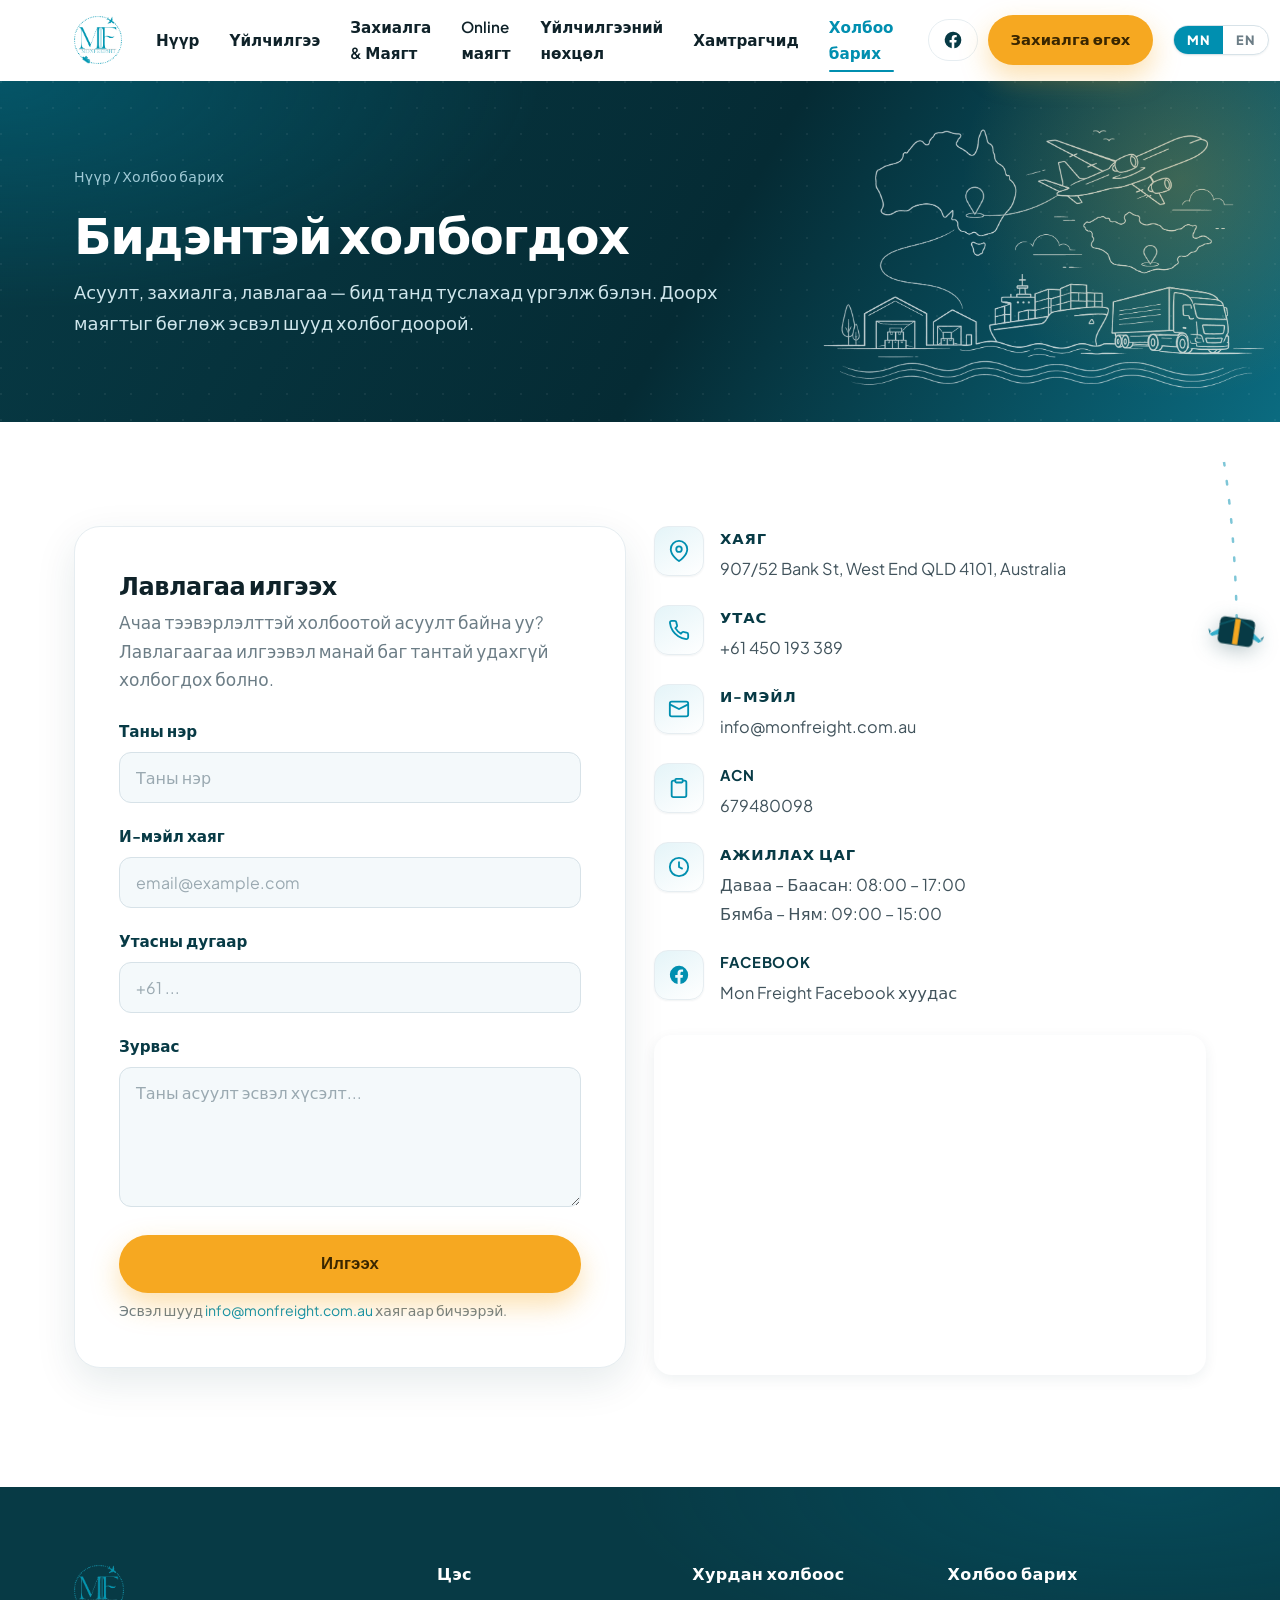
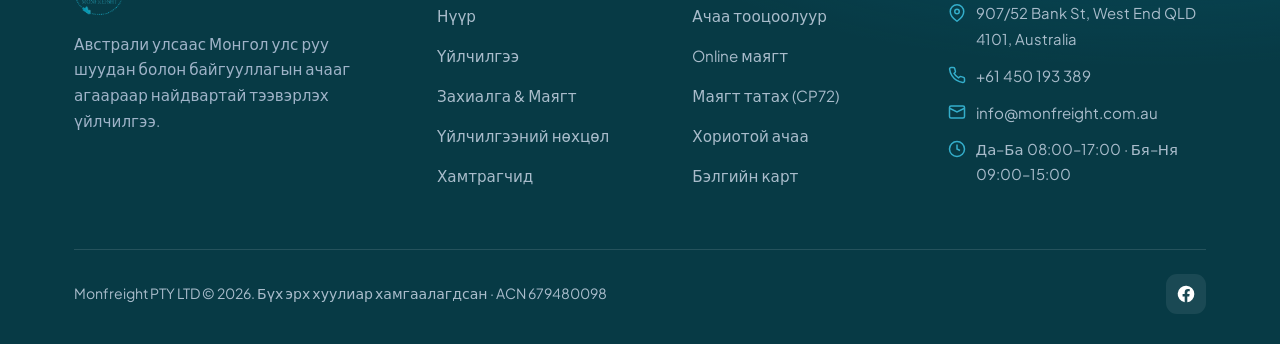
<file: contact.html>
<!DOCTYPE html>
<html lang="mn">
<head>
<meta charset="UTF-8">
<meta name="viewport" content="width=device-width, initial-scale=1.0">
<title data-i18n="contact.title">Холбоо барих — Mon Freight Pty Ltd</title>
<meta name="description" content="Mon Freight Pty Ltd-тэй холбогдох: 907/52 Bank St, West End QLD 4101, Australia. Утас +61 450 193 389, info@monfreight.com.au. Лавлагаа илгээх маягт.">
<link rel="preconnect" href="https://fonts.googleapis.com">
<link rel="preconnect" href="https://fonts.gstatic.com" crossorigin>
<link href="https://fonts.googleapis.com/css2?family=Plus+Jakarta+Sans:wght@400;500;600;700;800&display=swap" rel="stylesheet">
<link rel="icon" href="assets/logo.png">
<link rel="stylesheet" href="assets/styles.css?v=7">
</head>
<body>

<header class="site-header">
  <div class="container nav">
    <a class="brand" href="index.html"><img src="assets/logo.png" alt="Mon Freight Pty Ltd"></a>
    <nav class="nav-links" id="navLinks">
      <a href="index.html" data-i18n="nav.home">Нүүр</a>
      <a href="services.html" data-i18n="nav.services">Үйлчилгээ</a>
      <a href="order.html" data-i18n="nav.order">Захиалга &amp; Маягт</a>
      <a href="https://monfreightcp72-production.up.railway.app/" target="_blank" rel="noopener" data-i18n="nav.form">Online маягт</a>
      <a href="terms.html" data-i18n="nav.terms">Үйлчилгээний нөхцөл</a>
      <a href="partners.html" data-i18n="nav.partners">Хамтрагчид</a>
      <a href="contact.html" class="active" data-i18n="nav.contact">Холбоо барих</a>
    </nav>
    <div class="nav-cta">
      <a href="https://www.facebook.com/profile.php?id=61565239049402" target="_blank" rel="noopener" class="btn btn--ghost nav-fb" style="color:var(--navy);border-color:var(--line);padding:10px 14px" aria-label="Facebook"><svg width="20" height="20" viewBox="0 0 24 24" fill="currentColor"><path d="M22 12a10 10 0 1 0-11.56 9.88v-6.99H7.9V12h2.54V9.8c0-2.5 1.49-3.89 3.78-3.89 1.09 0 2.24.2 2.24.2v2.46h-1.26c-1.24 0-1.63.77-1.63 1.56V12h2.78l-.44 2.89h-2.34v6.99A10 10 0 0 0 22 12z"/></svg></a>
      <a href="order.html" class="btn btn--primary" data-i18n="btn.order">Захиалга өгөх</a>
    </div>
    <div class="lang-switch" id="langSwitch">
      <button type="button" data-lang="mn">MN</button>
      <button type="button" data-lang="en">EN</button>
    </div>
    <button class="nav-toggle" id="navToggle" aria-label="Menu"><span></span><span></span><span></span></button>
  </div>
</header>

<section class="page-hero">
  <img class="hero-illu" src="assets/route-illustration-2.png" alt="" aria-hidden="true">
  <div class="container">
    <div class="crumb"><a href="index.html" data-i18n="nav.home">Нүүр</a> / <span data-i18n="crumb.contact">Холбоо барих</span></div>
    <h1 data-i18n="contact.h1">Бидэнтэй холбогдох</h1>
    <p data-i18n="contact.sub">Асуулт, захиалга, лавлагаа — бид танд туслахад үргэлж бэлэн. Доорх маягтыг бөглөж эсвэл шууд холбогдоорой.</p>
  </div>
</section>

<section class="section">
  <div class="container">
    <div class="grid grid-2" style="align-items:start">

      <!-- Form -->
      <div class="form-card reveal">
        <h2 style="font-size:1.5rem;margin-bottom:8px" data-i18n="contact.form.h2">Лавлагаа илгээх</h2>
        <p style="color:var(--muted);margin-bottom:24px" data-i18n="contact.form.sub">Ачаа тээвэрлэлттэй холбоотой асуулт байна уу? Лавлагаагаа илгээвэл манай баг тантай удахгүй холбогдох болно.</p>
        <div class="form-success" data-i18n="contact.form.success">Баярлалаа! Таны хүсэлт амжилттай илгээгдлээ.</div>
        <div class="form-error" data-i18n="contact.form.error">Уучлаарай, илгээхэд алдаа гарлаа. Дахин оролдох эсвэл info@monfreight.com.au хаягаар бичээрэй.</div>
        <form id="enquiry-form" novalidate>
          <div class="field">
            <label for="name" data-i18n="contact.f.name">Таны нэр</label>
            <input id="name" name="name" type="text" data-i18n-ph="contact.f.namePh" placeholder="Таны нэр" required>
          </div>
          <div class="field">
            <label for="email" data-i18n="contact.f.email">И-мэйл хаяг</label>
            <input id="email" name="email" type="email" placeholder="email@example.com" required>
          </div>
          <div class="field">
            <label for="phone" data-i18n="contact.f.phone">Утасны дугаар</label>
            <input id="phone" name="phone" type="tel" placeholder="+61 ...">
          </div>
          <div class="field">
            <label for="message" data-i18n="contact.f.msg">Зурвас</label>
            <textarea id="message" name="message" data-i18n-ph="contact.f.msgPh" placeholder="Таны асуулт эсвэл хүсэлт..." required></textarea>
          </div>
          <button type="submit" class="btn btn--primary btn--lg" style="width:100%" data-i18n="contact.f.submit">Илгээх</button>
          <p class="form-note" data-i18n="contact.f.note">Эсвэл шууд <a href="mailto:info@monfreight.com.au">info@monfreight.com.au</a> хаягаар бичээрэй.</p>
        </form>
      </div>

      <!-- Info -->
      <div class="reveal">
        <div class="info-list" style="margin-bottom:28px">
          <div class="info-row">
            <div class="info-ic"><svg width="22" height="22" viewBox="0 0 24 24" fill="none" stroke="currentColor" stroke-width="2"><path d="M21 10c0 7-9 13-9 13s-9-6-9-13a9 9 0 0 1 18 0z"/><circle cx="12" cy="10" r="3"/></svg></div>
            <div><b data-i18n="contact.i.address">Хаяг</b><span>907/52 Bank St, West End QLD 4101, Australia</span></div>
          </div>
          <div class="info-row">
            <div class="info-ic"><svg width="22" height="22" viewBox="0 0 24 24" fill="none" stroke="currentColor" stroke-width="2"><path d="M22 16.92v3a2 2 0 0 1-2.18 2 19.79 19.79 0 0 1-8.63-3.07 19.5 19.5 0 0 1-6-6 19.79 19.79 0 0 1-3.07-8.67A2 2 0 0 1 4.11 2h3a2 2 0 0 1 2 1.72c.13.96.36 1.9.7 2.81a2 2 0 0 1-.45 2.11L8.09 9.91a16 16 0 0 0 6 6l1.27-1.27a2 2 0 0 1 2.11-.45c.9.34 1.85.57 2.81.7A2 2 0 0 1 22 16.92z"/></svg></div>
            <div><b data-i18n="contact.i.phone">Утас</b><a href="tel:+61450193389">+61 450 193 389</a></div>
          </div>
          <div class="info-row">
            <div class="info-ic"><svg width="22" height="22" viewBox="0 0 24 24" fill="none" stroke="currentColor" stroke-width="2"><rect x="2" y="4" width="20" height="16" rx="2"/><path d="m22 7-10 5L2 7"/></svg></div>
            <div><b data-i18n="contact.i.email">И-мэйл</b><a href="mailto:info@monfreight.com.au">info@monfreight.com.au</a></div>
          </div>
          <div class="info-row">
            <div class="info-ic"><svg width="22" height="22" viewBox="0 0 24 24" fill="none" stroke="currentColor" stroke-width="2"><path d="M16 4h2a2 2 0 0 1 2 2v14a2 2 0 0 1-2 2H6a2 2 0 0 1-2-2V6a2 2 0 0 1 2-2h2"/><rect x="8" y="2" width="8" height="4" rx="1"/></svg></div>
            <div><b data-i18n="contact.i.acn">ACN</b><span>679480098</span></div>
          </div>
          <div class="info-row">
            <div class="info-ic"><svg width="22" height="22" viewBox="0 0 24 24" fill="none" stroke="currentColor" stroke-width="2"><circle cx="12" cy="12" r="10"/><path d="M12 6v6l4 2"/></svg></div>
            <div><b data-i18n="contact.i.hours">Ажиллах цаг</b><span data-i18n="contact.i.hoursV">Даваа – Баасан: 08:00 – 17:00<br>Бямба – Ням: 09:00 – 15:00</span></div>
          </div>
          <div class="info-row">
            <div class="info-ic"><svg width="22" height="22" viewBox="0 0 24 24" fill="currentColor"><path d="M22 12a10 10 0 1 0-11.56 9.88v-6.99H7.9V12h2.54V9.8c0-2.5 1.49-3.89 3.78-3.89 1.09 0 2.24.2 2.24.2v2.46h-1.26c-1.24 0-1.63.77-1.63 1.56V12h2.78l-.44 2.89h-2.34v6.99A10 10 0 0 0 22 12z"/></svg></div>
            <div><b data-i18n="contact.i.fb">Facebook</b><a href="https://www.facebook.com/profile.php?id=61565239049402" target="_blank" rel="noopener" data-i18n="contact.i.fbV">Mon Freight Facebook хуудас</a></div>
          </div>
        </div>
        <iframe class="map-embed" loading="lazy" referrerpolicy="no-referrer-when-downgrade"
          src="https://maps.google.com/maps?q=907%2F52+Bank+St%2C+West+End+QLD+4101%2C+Australia+%28Monfreight+PTY+LTD%29&output=embed"
          title="Mon Freight"></iframe>
      </div>

    </div>
  </div>
</section>

<footer class="footer">
  <div class="container">
    <div class="footer-grid">
      <div class="footer-brand">
        <img src="assets/logo.png" alt="Mon Freight Pty Ltd">
        <p data-i18n="footer.tagline">Австрали улсаас Монгол улс руу шуудан болон байгууллагын ачааг агаараар найдвартай тээвэрлэх үйлчилгээ.</p>
      </div>
      <div><h4 data-i18n="footer.menu">Цэс</h4><ul>
        <li><a href="index.html" data-i18n="nav.home">Нүүр</a></li><li><a href="services.html" data-i18n="nav.services">Үйлчилгээ</a></li>
        <li><a href="order.html" data-i18n="nav.order">Захиалга &amp; Маягт</a></li><li><a href="terms.html" data-i18n="nav.terms">Үйлчилгээний нөхцөл</a></li>
        <li><a href="partners.html" data-i18n="nav.partners">Хамтрагчид</a></li></ul></div>
      <div><h4 data-i18n="footer.quick">Хурдан холбоос</h4><ul>
        <li><a href="order.html#calculator" data-i18n="footer.ql.calc">Ачаа тооцоолуур</a></li>
        <li><a href="https://monfreightcp72-production.up.railway.app/" target="_blank" rel="noopener" data-i18n="footer.ql.form">Online маягт</a></li>
        <li><a href="order.html#download" data-i18n="footer.ql.cp72">Маягт татах (CP72)</a></li>
        <li><a href="terms.html#prohibited" data-i18n="footer.ql.prohibited">Хориотой ачаа</a></li>
        <li><a href="https://giftup.app/place-order/64e5efb2-6767-406f-fae9-08ddd53cc1b6?platform=hosted" target="_blank" rel="noopener" data-i18n="footer.ql.gift">Бэлгийн карт</a></li></ul></div>
      <div><h4 data-i18n="footer.contactH">Холбоо барих</h4><ul class="footer-contact">
        <li><svg width="18" height="18" viewBox="0 0 24 24" fill="none" stroke="currentColor" stroke-width="2"><path d="M21 10c0 7-9 13-9 13s-9-6-9-13a9 9 0 0 1 18 0z"/><circle cx="12" cy="10" r="3"/></svg> 907/52 Bank St, West End QLD 4101, Australia</li>
        <li><svg width="18" height="18" viewBox="0 0 24 24" fill="none" stroke="currentColor" stroke-width="2"><path d="M22 16.92v3a2 2 0 0 1-2.18 2 19.79 19.79 0 0 1-8.63-3.07 19.5 19.5 0 0 1-6-6 19.79 19.79 0 0 1-3.07-8.67A2 2 0 0 1 4.11 2h3a2 2 0 0 1 2 1.72c.13.96.36 1.9.7 2.81a2 2 0 0 1-.45 2.11L8.09 9.91a16 16 0 0 0 6 6l1.27-1.27a2 2 0 0 1 2.11-.45c.9.34 1.85.57 2.81.7A2 2 0 0 1 22 16.92z"/></svg> <a href="tel:+61450193389">+61 450 193 389</a></li>
        <li><svg width="18" height="18" viewBox="0 0 24 24" fill="none" stroke="currentColor" stroke-width="2"><rect x="2" y="4" width="20" height="16" rx="2"/><path d="m22 7-10 5L2 7"/></svg> <a href="mailto:info@monfreight.com.au">info@monfreight.com.au</a></li>
        <li><svg width="18" height="18" viewBox="0 0 24 24" fill="none" stroke="currentColor" stroke-width="2"><circle cx="12" cy="12" r="10"/><path d="M12 6v6l4 2"/></svg> <span data-i18n="footer.hours">Да–Ба 08:00–17:00 · Бя–Ня 09:00–15:00</span></li></ul></div>
    </div>
    <div class="footer-bottom">
      <span data-i18n="footer.rights">Monfreight PTY LTD © <span id="year">2026</span>. Бүх эрх хуулиар хамгаалагдсан · ACN 679480098</span>
      <div class="social"><a href="https://www.facebook.com/profile.php?id=61565239049402" target="_blank" rel="noopener" aria-label="Facebook"><svg width="20" height="20" viewBox="0 0 24 24" fill="currentColor"><path d="M22 12a10 10 0 1 0-11.56 9.88v-6.99H7.9V12h2.54V9.8c0-2.5 1.49-3.89 3.78-3.89 1.09 0 2.24.2 2.24.2v2.46h-1.26c-1.24 0-1.63.77-1.63 1.56V12h2.78l-.44 2.89h-2.34v6.99A10 10 0 0 0 22 12z"/></svg></a></div>
    </div>
  </div>
</footer>

<script src="assets/main.js?v=8"></script>
<script src="assets/plane-transition.js?v=7"></script>
<script src="assets/skystory.js?v=7"></script>
<script src="assets/i18n.js?v=8"></script>
</body>
</html>
</file>
<file: assets/styles.css>
/* =========================================================
   Mon Freight Pty Ltd — Global Stylesheet  (v2 — premium)
   Premium, trustworthy logistics design system.
   Brand palette is driven by CSS variables below.
   Reuses the original class names so markup + JS stay intact.
   ========================================================= */

:root {
  /* ---- Brand palette (built from the Mon Freight logo teal) ---- */
  --navy:        #073a45;   /* deepest teal — dark sections & headings */
  --navy-2:      #052b34;
  --blue:        #008fb0;   /* primary brand teal */
  --blue-deep:   #0a6f86;
  --blue-light:  #34aecb;
  --sky:         #e4f4f8;   /* light teal tint */
  --sky-2:       #d2ecf2;
  --amber:       #f6a821;   /* warm accent for CTAs */
  --amber-dark:  #dd8e08;
  --amber-soft:  #fff5e3;
  --red:         #d83b3b;
  --deep:        #0b6b80;   /* mid teal for gradients */
  --green:       #1f9d57;

  /* ---- Neutrals ---- */
  --ink:         #0f2229;   /* headings */
  --body:        #41535c;   /* body copy */
  --muted:       #6c7d86;   /* secondary text */
  --line:        #e6edf1;   /* hairlines */
  --line-2:      #d7e2e8;
  --bg:          #ffffff;
  --bg-soft:     #f4f9fb;   /* tinted section bg */
  --bg-soft-2:   #eaf3f6;
  --white:       #ffffff;

  /* ---- Radii ---- */
  --radius:      18px;
  --radius-sm:   12px;
  --radius-lg:   26px;

  /* ---- Shadows (soft, layered, teal-tinted) ---- */
  --shadow-xs:   0 1px 2px rgba(7,58,69,.06);
  --shadow-sm:   0 4px 14px rgba(7,58,69,.07);
  --shadow:      0 14px 40px rgba(7,58,69,.10);
  --shadow-lg:   0 30px 70px rgba(7,58,69,.18);
  --shadow-amber:0 12px 28px rgba(246,168,33,.36);

  --maxw:        1180px;
  --transition:  .35s cubic-bezier(.22,.61,.36,1);
  --ease:        cubic-bezier(.22,.61,.36,1);

  --font: "Plus Jakarta Sans","Segoe UI",system-ui,-apple-system,Roboto,Arial,sans-serif;
}

/* ---------- Reset ---------- */
*,*::before,*::after { box-sizing:border-box; margin:0; padding:0; }
html { scroll-behavior:smooth; -webkit-text-size-adjust:100%; }
body {
  font-family:var(--font);
  color:var(--body);
  background:var(--bg);
  line-height:1.7;
  font-size:17px;
  overflow-x:hidden;
  -webkit-font-smoothing:antialiased;
  text-rendering:optimizeLegibility;
}
img { max-width:100%; display:block; }
a { color:var(--blue); text-decoration:none; transition:color var(--transition); }
a:hover { color:var(--amber-dark); }
h1,h2,h3,h4 { color:var(--ink); line-height:1.18; font-weight:800; letter-spacing:-.02em; }
ul { list-style:none; }
::selection { background:var(--blue); color:#fff; }
:focus-visible { outline:3px solid rgba(0,143,176,.45); outline-offset:2px; border-radius:6px; }

/* ---------- Layout helpers ---------- */
.container { width:100%; max-width:var(--maxw); margin:0 auto; padding:0 24px; }
.section { padding:104px 0; position:relative; }
.section--soft { background:var(--bg-soft); }
.section--soft-2 { background:linear-gradient(180deg,var(--bg-soft) 0%,#fff 100%); }
.section--navy {
  background:
    radial-gradient(1100px 480px at 12% -10%, rgba(0,143,176,.30), transparent 60%),
    radial-gradient(900px 420px at 110% 120%, rgba(246,168,33,.12), transparent 55%),
    linear-gradient(160deg,var(--navy) 0%,var(--navy-2) 60%,#06414f 100%);
  color:#cfe6ec;
}
.section--navy h1,.section--navy h2,.section--navy h3 { color:#fff; }
.text-center { text-align:center; }
.lead { font-size:1.14rem; color:var(--body); max-width:760px; }

/* subtle hairline divider between adjacent white/soft sections */
.section + .section { }

.eyebrow {
  display:inline-flex; align-items:center; gap:8px;
  font-size:.78rem; font-weight:800; letter-spacing:.16em; text-transform:uppercase;
  color:var(--blue-deep); background:var(--sky);
  padding:8px 16px; border-radius:999px; margin-bottom:18px;
  border:1px solid rgba(0,143,176,.14);
}
.section--navy .eyebrow { color:#bfe7f1; background:rgba(255,255,255,.10); border-color:rgba(255,255,255,.14); }

.section-head { max-width:740px; margin:0 auto 60px; text-align:center; }
.section-head h2 { font-size:clamp(2rem,4vw,2.85rem); margin-bottom:16px; letter-spacing:-.03em; }
.section-head p { color:var(--muted); font-size:1.1rem; }

/* ---------- Buttons ---------- */
.btn {
  position:relative;
  display:inline-flex; align-items:center; justify-content:center; gap:10px;
  font-weight:700; font-size:1rem; padding:15px 30px; border-radius:999px;
  border:1.5px solid transparent; cursor:pointer; transition:var(--transition);
  white-space:nowrap; letter-spacing:.005em;
}
.btn--primary { background:var(--amber); color:#3a2600; box-shadow:var(--shadow-amber); }
.btn--primary:hover { background:var(--amber-dark); color:#241700; transform:translateY(-3px); box-shadow:0 18px 34px rgba(246,168,33,.5); }
.btn--blue { background:var(--blue); color:#fff; box-shadow:0 12px 26px rgba(0,143,176,.32); }
.btn--blue:hover { background:var(--blue-deep); color:#fff; transform:translateY(-3px); box-shadow:0 18px 32px rgba(0,143,176,.42); }
.btn--ghost { background:rgba(255,255,255,.06); border-color:rgba(255,255,255,.5); color:#fff; backdrop-filter:blur(4px); }
.btn--ghost:hover { background:#fff; color:var(--navy); border-color:#fff; transform:translateY(-3px); }
.btn--outline { background:#fff; border-color:var(--line-2); color:var(--navy); box-shadow:var(--shadow-xs); }
.btn--outline:hover { border-color:var(--blue); color:var(--blue); transform:translateY(-3px); box-shadow:var(--shadow-sm); }
.btn--lg { padding:18px 40px; font-size:1.05rem; }

/* ---------- Header / Nav ---------- */
.site-header {
  position:sticky; top:0; z-index:1000;
  background:rgba(255,255,255,.82); backdrop-filter:saturate(180%) blur(14px);
  border-bottom:1px solid transparent;
  transition:box-shadow var(--transition), background var(--transition), border-color var(--transition);
}
.site-header.scrolled { box-shadow:0 6px 24px rgba(7,58,69,.08); background:rgba(255,255,255,.94); border-bottom-color:var(--line); }
.nav { display:flex; align-items:center; justify-content:space-between; height:80px; gap:20px; }
.brand { display:flex; align-items:center; gap:12px; flex-shrink:0; }
.brand img { height:48px; width:auto; transition:transform var(--transition); }
.brand:hover img { transform:scale(1.04); }
.brand b { color:var(--navy); font-weight:800; font-size:1.05rem; letter-spacing:-.02em; line-height:1.05; }
.brand span { display:block; font-size:.68rem; font-weight:600; color:var(--muted); letter-spacing:.04em; }

.nav-links { display:flex; align-items:center; gap:2px; }
.nav-links a {
  position:relative;
  color:var(--ink); font-weight:600; font-size:.95rem; padding:10px 14px; border-radius:10px;
  transition:var(--transition);
}
.nav-links a::after {
  content:""; position:absolute; left:14px; right:14px; bottom:4px; height:2px; border-radius:2px;
  background:var(--blue); transform:scaleX(0); transform-origin:left; transition:transform var(--transition);
}
.nav-links a:hover { color:var(--blue); }
.nav-links a:hover::after { transform:scaleX(1); }
.nav-links a.active { color:var(--blue); }
.nav-links a.active::after { transform:scaleX(1); }
.nav-cta { display:flex; align-items:center; gap:10px; }
.nav-cta .btn { padding:11px 22px; font-size:.92rem; }

/* Language switcher */
.lang-switch { display:inline-flex; border:1.5px solid var(--line-2); border-radius:999px; overflow:hidden; flex-shrink:0; background:#fff; box-shadow:var(--shadow-xs); }
.lang-switch button { border:none; background:transparent; padding:8px 13px; font-family:inherit; font-weight:800;
  font-size:.8rem; letter-spacing:.03em; color:var(--muted); cursor:pointer; transition:var(--transition); line-height:1; }
.lang-switch button.active { background:var(--blue); color:#fff; }
.lang-switch button:not(.active):hover { background:var(--sky); color:var(--blue); }

.nav-toggle {
  display:none; flex-direction:column; gap:5px; background:none; border:none; cursor:pointer; padding:8px;
}
.nav-toggle span { width:26px; height:3px; background:var(--navy); border-radius:3px; transition:var(--transition); }
.nav-toggle.open span:nth-child(1){ transform:translateY(8px) rotate(45deg); }
.nav-toggle.open span:nth-child(2){ opacity:0; }
.nav-toggle.open span:nth-child(3){ transform:translateY(-8px) rotate(-45deg); }

/* ---------- Hero ---------- */
.hero { position:relative; color:#fff; overflow:hidden;
  background:linear-gradient(125deg,rgba(5,43,52,.95) 0%,rgba(7,58,69,.88) 42%,rgba(11,107,128,.7) 100%); }
.hero::before {
  content:""; position:absolute; inset:0; z-index:-2; background:var(--navy);
}
/* subtle dot grid texture + amber glow */
.hero::after {
  content:""; position:absolute; inset:0; z-index:0; pointer-events:none;
  background:
    radial-gradient(680px 360px at 88% 12%, rgba(246,168,33,.18), transparent 60%),
    radial-gradient(circle at 1px 1px, rgba(255,255,255,.07) 1px, transparent 0);
  background-size:auto, 26px 26px;
}
.hero-bg { position:absolute; inset:0; z-index:-1; object-fit:cover; width:100%; height:100%; opacity:.67; }
.hero .container { position:relative; z-index:1; }
.hero-inner { padding:128px 0 138px; max-width:780px; }
.hero h1 { color:#fff; font-size:clamp(2.3rem,5.4vw,3.8rem); margin-bottom:22px; letter-spacing:-.035em; }
.hero h1 .hl { color:var(--amber); position:relative; white-space:nowrap; }
.hero p { font-size:1.18rem; color:#d9eef3; margin-bottom:36px; max-width:630px; line-height:1.65; }
.hero-actions { display:flex; flex-wrap:wrap; gap:14px; }
.hero-badges { display:flex; flex-wrap:wrap; gap:14px 26px; margin-top:48px; padding-top:34px; border-top:1px solid rgba(255,255,255,.14); }
.hero-badge { display:flex; align-items:center; gap:10px; font-weight:600; color:#eaf3fc; font-size:.96rem; }
.hero-badge svg { flex-shrink:0; }
.hero .eyebrow { color:#fff; background:rgba(255,255,255,.12); border-color:rgba(255,255,255,.18); backdrop-filter:blur(4px); }

/* page hero (inner pages) */
.page-hero { position:relative; color:#fff; overflow:hidden;
  background:
    radial-gradient(900px 380px at 0% 0%, rgba(0,143,176,.32), transparent 60%),
    linear-gradient(120deg,var(--navy) 0%,var(--navy-2) 55%,var(--deep) 100%); }
.page-hero::before {
  content:""; position:absolute; inset:0; pointer-events:none;
  background-image:radial-gradient(circle at 1px 1px, rgba(255,255,255,.06) 1px, transparent 0);
  background-size:26px 26px;
}
.page-hero::after{ content:""; position:absolute; right:-120px; top:-120px; width:440px; height:440px; border-radius:50%;
  background:radial-gradient(circle,rgba(246,168,33,.22),transparent 70%); }
.page-hero .container { position:relative; z-index:1; padding-top:84px; padding-bottom:84px; }
.page-hero h1 { color:#fff; font-size:clamp(2.1rem,4.6vw,3.1rem); margin-bottom:14px; letter-spacing:-.03em; }
.page-hero p { color:#cfe6ec; font-size:1.12rem; max-width:680px; }
.crumb { font-size:.88rem; color:#9fcad6; margin-bottom:16px; letter-spacing:.02em; }
.crumb a { color:#9fcad6; } .crumb a:hover{ color:#fff; }

/* ---------- Stats ---------- */
.stats { display:grid; grid-template-columns:repeat(4,1fr); gap:22px; }
.stat { position:relative; text-align:center; padding:34px 18px; background:#fff; border-radius:var(--radius);
  border:1px solid var(--line); box-shadow:var(--shadow-sm); transition:var(--transition); overflow:hidden; }
.stat::before { content:""; position:absolute; left:0; top:0; height:3px; width:100%;
  background:linear-gradient(90deg,var(--blue),var(--blue-light)); opacity:0; transition:opacity var(--transition); }
.stat:hover { transform:translateY(-6px); box-shadow:var(--shadow); }
.stat:hover::before { opacity:1; }
.stat b { display:block; font-size:2.5rem; color:var(--blue); font-weight:800; line-height:1; letter-spacing:-.03em; }
.stat span { color:var(--muted); font-weight:600; font-size:.95rem; margin-top:10px; display:block; }

/* ---------- Cards / services ---------- */
.grid { display:grid; gap:28px; }
.grid-2 { grid-template-columns:repeat(2,1fr); }
.grid-3 { grid-template-columns:repeat(3,1fr); }
.grid-4 { grid-template-columns:repeat(4,1fr); }

.card {
  background:#fff; border:1px solid var(--line); border-radius:var(--radius);
  overflow:hidden; box-shadow:var(--shadow-sm); transition:transform var(--transition), box-shadow var(--transition), border-color var(--transition);
  display:flex; flex-direction:column;
}
.card:hover { transform:translateY(-10px); box-shadow:var(--shadow-lg); border-color:var(--sky-2); }
.card-media { position:relative; aspect-ratio:16/10; overflow:hidden; background:var(--bg-soft-2); }
.card-media img { width:100%; height:100%; object-fit:cover; transition:transform .7s var(--ease); }
.card:hover .card-media img { transform:scale(1.08); }
.card-num {
  position:absolute; top:14px; left:14px; width:44px; height:44px; display:grid; place-items:center;
  background:var(--amber); color:#3a2600; font-weight:800; border-radius:13px; font-size:1.15rem;
  box-shadow:0 8px 18px rgba(246,168,33,.45);
}
.card-body { padding:28px; display:flex; flex-direction:column; gap:12px; flex:1; }
.card-body h3 { font-size:1.24rem; letter-spacing:-.02em; }
.card-body p { color:var(--muted); font-size:.98rem; }
/* icon-led card (no media) */
.card-icon { width:58px; height:58px; border-radius:16px; display:grid; place-items:center;
  background:linear-gradient(150deg,var(--sky),#fff); color:var(--blue); border:1px solid var(--line);
  box-shadow:var(--shadow-xs); margin-bottom:4px; font-size:1.6rem; }
.card .card-link { margin-top:auto; font-weight:700; color:var(--blue); display:inline-flex; align-items:center; gap:6px; }
.card:hover .card-link { color:var(--amber-dark); }

/* feature row */
.feature { display:grid; grid-template-columns:1.05fr 1fr; gap:60px; align-items:center; }
.feature.reverse .feature-media { order:2; }
.feature-media img { border-radius:var(--radius-lg); box-shadow:var(--shadow); width:100%; }
.feature-body h2 { font-size:clamp(1.7rem,3.2vw,2.3rem); margin-bottom:18px; letter-spacing:-.03em; }

/* icon list */
.ilist { display:flex; flex-direction:column; gap:14px; margin-top:8px; }
.ilist li { display:flex; gap:14px; align-items:flex-start; }
.ilist .ic { flex-shrink:0; width:30px; height:30px; border-radius:9px; background:var(--sky); color:var(--blue);
  display:grid; place-items:center; font-weight:800; margin-top:2px; }

/* ---------- Terms / accordion ---------- */
.accordion { max-width:920px; margin:0 auto; display:flex; flex-direction:column; gap:14px; }
.acc-item { border:1px solid var(--line); border-radius:var(--radius); background:#fff; overflow:hidden; box-shadow:var(--shadow-sm); transition:border-color var(--transition), box-shadow var(--transition); }
.acc-item.open { border-color:var(--sky-2); box-shadow:var(--shadow); }
.acc-head {
  width:100%; text-align:left; background:none; border:none; cursor:pointer;
  padding:24px 28px; font-size:1.08rem; font-weight:700; color:var(--navy);
  display:flex; justify-content:space-between; align-items:center; gap:16px; font-family:inherit;
  transition:color var(--transition);
}
.acc-head:hover { color:var(--blue); }
.acc-head .chev { flex-shrink:0; transition:transform var(--transition); color:var(--blue); }
.acc-item.open .acc-head .chev { transform:rotate(180deg); }
.acc-panel { max-height:0; overflow:hidden; transition:max-height .45s ease; }
.acc-panel-inner { padding:0 28px 26px; color:var(--body); }
.acc-panel-inner p { margin-bottom:14px; }
.acc-panel-inner ol,.acc-panel-inner ul { margin:0 0 14px 20px; }
.acc-panel-inner li { margin-bottom:10px; }

.callout { border-left:4px solid var(--amber); background:var(--amber-soft); padding:18px 22px; border-radius:12px; margin:18px 0;
  color:#6b4e16; }
.callout--red { border-left-color:var(--red); background:#fdecec; color:#7a1f1f; }

/* ---------- Partner / brand grids ---------- */
.brandgrid { display:grid; grid-template-columns:repeat(5,1fr); gap:18px; }
.brand-card {
  background:#fff; border:1px solid var(--line); border-radius:var(--radius-sm);
  padding:24px; display:flex; flex-direction:column; align-items:center; justify-content:center; gap:12px;
  text-align:center; box-shadow:var(--shadow-xs); transition:var(--transition); min-height:148px;
}
.brand-card:hover { transform:translateY(-6px); box-shadow:var(--shadow); border-color:var(--sky-2); }
.brand-card img { max-height:48px; width:48px; object-fit:contain; border-radius:10px; transition:transform var(--transition); }
.brand-card:hover img { transform:scale(1.06); }
.brand-card span { font-weight:700; color:var(--navy); font-size:.92rem; }

.partner-card { display:flex; gap:20px; align-items:center; padding:26px; }
.partner-card img { width:84px; height:84px; object-fit:contain; border-radius:14px; background:var(--bg-soft);
  padding:8px; flex-shrink:0; border:1px solid var(--line); }
.partner-card h3 { font-size:1.15rem; margin-bottom:4px; }
.partner-card a { font-weight:600; word-break:break-all; }

/* ---------- CTA banner ---------- */
.cta-banner { position:relative; overflow:hidden; border-radius:var(--radius-lg);
  background:
    radial-gradient(700px 320px at 10% -20%, rgba(0,143,176,.45), transparent 60%),
    linear-gradient(120deg,var(--navy),var(--deep)); color:#fff; padding:66px; text-align:center; }
.cta-banner::before { content:""; position:absolute; inset:0; pointer-events:none;
  background-image:radial-gradient(circle at 1px 1px, rgba(255,255,255,.06) 1px, transparent 0); background-size:24px 24px; }
.cta-banner::after{ content:""; position:absolute; left:-80px; bottom:-80px; width:340px; height:340px; border-radius:50%;
  background:radial-gradient(circle,rgba(246,168,33,.28),transparent 70%); }
.cta-banner h2 { color:#fff; font-size:clamp(1.7rem,3.4vw,2.4rem); margin-bottom:14px; position:relative; letter-spacing:-.03em; }
.cta-banner p { color:#d9eef3; max-width:640px; margin:0 auto 30px; position:relative; }
.cta-banner .hero-actions { justify-content:center; position:relative; }

/* ---------- Forms ---------- */
.form-card { background:#fff; border:1px solid var(--line); border-radius:var(--radius-lg);
  padding:44px; box-shadow:var(--shadow); }
.field { margin-bottom:20px; }
.field label { display:block; font-weight:700; color:var(--navy); margin-bottom:8px; font-size:.95rem; }
.field input,.field textarea {
  width:100%; padding:14px 16px; border:1.5px solid var(--line-2); border-radius:12px;
  font-family:inherit; font-size:1rem; color:var(--ink); background:var(--bg-soft); transition:var(--transition);
}
.field input::placeholder,.field textarea::placeholder { color:#9aa9b1; }
.field input:focus,.field textarea:focus { outline:none; border-color:var(--blue); background:#fff;
  box-shadow:0 0 0 4px rgba(0,143,176,.14); }
.field textarea { min-height:140px; resize:vertical; }
.form-note { font-size:.88rem; color:var(--muted); margin-top:6px; }
.form-success { display:none; background:#e6f7ec; border:1px solid #b6e3c6; color:#1f6b3a;
  padding:14px 18px; border-radius:12px; margin-bottom:18px; font-weight:600; }
.form-error { display:none; background:#fdeaea; border:1px solid #f0b9b9; color:#9c2b2b;
  padding:14px 18px; border-radius:12px; margin-bottom:18px; font-weight:600; }

/* ---------- Contact info ---------- */
.info-list { display:flex; flex-direction:column; gap:22px; }
.info-row { display:flex; gap:16px; align-items:flex-start; }
.info-ic { flex-shrink:0; width:50px; height:50px; border-radius:14px; background:linear-gradient(150deg,var(--sky),#fff); color:var(--blue);
  display:grid; place-items:center; border:1px solid var(--line); box-shadow:var(--shadow-xs); }
.info-row b { display:block; color:var(--navy); font-size:.92rem; text-transform:uppercase; letter-spacing:.06em; margin-bottom:3px; }
.info-row span,.info-row a { color:var(--body); font-size:1.02rem; }
.map-embed { border:0; width:100%; height:100%; min-height:340px; border-radius:var(--radius); box-shadow:var(--shadow-sm); }

/* download cards */
.dl-card { display:flex; align-items:center; gap:18px; padding:26px; }
.dl-ic { flex-shrink:0; width:56px; height:56px; border-radius:14px; background:#fdecec; color:var(--red);
  display:grid; place-items:center; }
.dl-card h3 { font-size:1.08rem; margin-bottom:2px; }
.dl-card p { color:var(--muted); font-size:.92rem; }

/* ---------- Footer ---------- */
.footer { background:
    radial-gradient(900px 300px at 90% 0%, rgba(0,143,176,.18), transparent 60%),
    var(--navy); color:#a9bccb; padding:78px 0 30px; }
.footer-grid { display:grid; grid-template-columns:1.5fr 1fr 1fr 1.2fr; gap:40px; margin-bottom:48px; }
.footer h4 { color:#fff; font-size:1rem; margin-bottom:18px; letter-spacing:.02em; }
.footer-brand img { height:50px; margin-bottom:16px; }
.footer-brand p { color:#9fb3c8; font-size:.95rem; max-width:300px; }
.footer ul li { margin-bottom:11px; }
.footer ul a { color:#a9bccb; font-size:.95rem; transition:var(--transition); }
.footer ul a:hover { color:var(--amber); padding-left:4px; }
.footer-contact li { display:flex; gap:10px; align-items:flex-start; margin-bottom:13px; font-size:.93rem; }
.footer-contact svg { flex-shrink:0; margin-top:3px; color:var(--blue-light); }
.footer-bottom { border-top:1px solid rgba(255,255,255,.12); padding-top:24px;
  display:flex; justify-content:space-between; align-items:center; gap:16px; flex-wrap:wrap; font-size:.88rem; }
.social { display:flex; gap:10px; }
.social a { width:40px; height:40px; border-radius:11px; background:rgba(255,255,255,.08); color:#fff;
  display:grid; place-items:center; transition:var(--transition); }
.social a:hover { background:var(--amber); color:#3a2600; transform:translateY(-3px); }

/* ---------- Reveal animation ---------- */
.reveal { opacity:0; transform:translateY(28px); transition:opacity .7s var(--ease),transform .7s var(--ease); }
.reveal.in { opacity:1; transform:none; }
@media (prefers-reduced-motion:reduce){
  *{ animation-duration:.001ms !important; transition-duration:.001ms !important; scroll-behavior:auto !important; }
  .reveal{ opacity:1; transform:none; }
}

/* ---------- Responsive ---------- */
@media (max-width:1100px){
  .nav-links{ gap:0; }
  .nav-links a{ padding:10px 10px; font-size:.9rem; }
  .nav-links a::after{ left:10px; right:10px; }
  .nav-cta .btn--ghost{ display:none; }
}
@media (max-width:1024px){
  .feature{ grid-template-columns:1fr; gap:36px; }
  .feature.reverse .feature-media{ order:0; }
  .grid-4{ grid-template-columns:repeat(2,1fr); }
  .brandgrid{ grid-template-columns:repeat(3,1fr); }
  .footer-grid{ grid-template-columns:1fr 1fr; }
  .section{ padding:84px 0; }
}
@media (max-width:860px){
  .nav-links,.nav-cta .btn--ghost{ display:none; }
  .nav-toggle{ display:flex; }
  .nav-links.open{
    display:flex; flex-direction:column; align-items:stretch; gap:4px;
    position:absolute; top:80px; left:0; right:0; background:#fff; padding:16px 24px 26px;
    border-bottom:1px solid var(--line); box-shadow:var(--shadow); z-index:999;
  }
  .nav-links.open a{ padding:14px 12px; border-radius:10px; }
  .nav-links.open a::after{ display:none; }
  .nav-links.open a:hover{ background:var(--sky); }
  .section{ padding:68px 0; }
  .stats{ grid-template-columns:repeat(2,1fr); }
  .grid-3,.grid-2{ grid-template-columns:1fr; }
  .cta-banner{ padding:44px 28px; }
  .form-card{ padding:30px; }
  .hero-inner{ padding:90px 0 96px; }
}
@media (max-width:540px){
  body{ font-size:16px; }
  .nav-cta{ display:none; }
  .lang-switch button{ padding:7px 11px; font-size:.78rem; }
  .grid-4,.brandgrid{ grid-template-columns:repeat(2,1fr); }
  .stat b{ font-size:2.1rem; }
  .footer-grid{ grid-template-columns:1fr; gap:30px; }
  .footer-bottom{ flex-direction:column; text-align:center; }
  .partner-card{ flex-direction:column; text-align:center; }
}

/* =========================================================
   CP72 Online Form + Volumetric Calculator (native)
   ========================================================= */

/* ---- Volumetric calculator widget ---- */
.calc-widget { max-width:560px; margin:0 auto; }
.calc-grid { display:grid; grid-template-columns:repeat(2,1fr); gap:20px 22px; }
.calc-grid .field { margin-bottom:0; display:flex; flex-direction:column; }
.calc-grid .field label { min-height:2.7em; margin-bottom:10px; display:flex; align-items:flex-start; line-height:1.25; }
.calc-grid .field input { margin-top:auto; }
.calc-result {
  margin-top:22px; background:
    radial-gradient(500px 200px at 100% 0%, rgba(0,143,176,.4), transparent 60%),
    linear-gradient(150deg,var(--navy),var(--deep));
  color:#fff; border-radius:var(--radius); padding:26px 28px;
  display:flex; flex-wrap:wrap; gap:18px 30px; align-items:center; justify-content:space-between;
  box-shadow:var(--shadow);
}
.calc-result .cr-item { display:flex; flex-direction:column; gap:2px; }
.calc-result .cr-item span { font-size:.82rem; color:#bfe1ea; letter-spacing:.02em; }
.calc-result .cr-item b { font-size:1.5rem; color:#fff; font-weight:800; }
.calc-result .cr-item.cr-main b { color:var(--amber); font-size:1.95rem; }
.calc-hint { font-size:.85rem; color:var(--muted); margin-top:12px; text-align:center; }

/* ---- CP72 form layout ---- */
.cp72-form { max-width:920px; margin:0 auto; }
.form-block { margin-bottom:30px; }
.form-block-head { display:flex; align-items:center; gap:12px; margin-bottom:18px; }
.form-block-head .fb-num {
  flex-shrink:0; width:36px; height:36px; border-radius:10px; background:linear-gradient(150deg,var(--blue),var(--blue-deep)); color:#fff;
  display:grid; place-items:center; font-weight:800; font-size:.95rem; box-shadow:0 6px 14px rgba(0,143,176,.3);
}
.form-block-head h3 { font-size:1.18rem; margin:0; }
.field-grid { display:grid; grid-template-columns:repeat(2,1fr); gap:0 22px; }
.field-grid .field.full { grid-column:1 / -1; }
.field select {
  width:100%; padding:13px 14px; border:1.5px solid var(--line-2); border-radius:var(--radius-sm);
  background:var(--bg-soft); font-family:inherit; font-size:1rem; color:var(--ink); transition:var(--transition);
}
.field select:focus { outline:none; border-color:var(--blue); background:#fff; box-shadow:0 0 0 4px rgba(0,143,176,.14); }
.field .req { color:var(--red); }
.field-error { display:block; color:var(--red); font-size:.82rem; margin-top:5px; min-height:0; }

/* ---- Goods table ---- */
.goods-wrap { overflow-x:auto; border:1px solid var(--line); border-radius:var(--radius); box-shadow:var(--shadow-xs); }
.goods-table { width:100%; border-collapse:collapse; min-width:640px; font-size:.95rem; }
.goods-table th {
  background:var(--bg-soft-2); color:var(--navy); font-weight:700; text-align:left;
  padding:13px 12px; font-size:.85rem; letter-spacing:.01em; border-bottom:1px solid var(--line);
}
.goods-table td { padding:8px 10px; border-bottom:1px solid var(--line); vertical-align:middle; }
.goods-table tr:last-child td { border-bottom:none; }
.goods-table input {
  width:100%; padding:9px 10px; border:1.5px solid transparent; border-radius:8px;
  background:var(--bg-soft); font-family:inherit; font-size:.92rem; color:var(--ink);
}
.goods-table input:focus { outline:none; border-color:var(--blue); background:#fff; box-shadow:0 0 0 3px rgba(0,143,176,.12); }
.goods-table .gt-row { width:42px; text-align:center; color:var(--muted); font-weight:700; }
.goods-table .gt-del {
  width:34px; height:34px; border-radius:8px; border:none; cursor:pointer;
  background:#fdecec; color:var(--red); display:grid; place-items:center; transition:var(--transition);
}
.goods-table .gt-del:hover { background:var(--red); color:#fff; }
.goods-add {
  margin-top:14px; display:inline-flex; align-items:center; gap:8px;
  background:var(--sky); color:var(--blue); border:1.5px dashed var(--blue-light);
  padding:11px 18px; border-radius:var(--radius-sm); font-weight:700; cursor:pointer; font-size:.95rem;
  transition:var(--transition);
}
.goods-add:hover { background:var(--blue); color:#fff; border-color:var(--blue); }

/* ---- Weights / results inside form ---- */
.calc-readout {
  margin-top:8px; background:var(--sky); border:1px solid #bfe3ec; border-radius:var(--radius);
  padding:18px 22px; display:flex; flex-wrap:wrap; gap:14px 30px; align-items:center;
}
.calc-readout .cr-item span { display:block; font-size:.8rem; color:var(--deep); }
.calc-readout .cr-item b { font-size:1.35rem; color:var(--navy); }
.calc-readout .cr-item.cr-main b { color:var(--blue); }

/* ---- Radio / option cards ---- */
.opt-cards { display:grid; grid-template-columns:repeat(3,1fr); gap:14px; }
.opt-card { position:relative; cursor:pointer; }
.opt-card input { position:absolute; opacity:0; inset:0; cursor:pointer; }
.opt-card .oc-body {
  border:1.5px solid var(--line-2); border-radius:var(--radius-sm); padding:18px 16px; height:100%;
  background:var(--bg-soft); transition:var(--transition); display:flex; flex-direction:column; gap:6px;
}
.opt-card .oc-ic { font-size:1.5rem; }
.opt-card .oc-t { font-weight:700; color:var(--navy); font-size:.98rem; }
.opt-card .oc-d { font-size:.84rem; color:var(--muted); }
.opt-card input:checked + .oc-body { border-color:var(--blue); background:#fff; box-shadow:0 0 0 3px rgba(0,143,176,.16); }
.opt-card input:focus-visible + .oc-body { border-color:var(--blue); }

/* ---- Copy toggle ---- */
.toggle-row { display:flex; gap:10px; flex-wrap:wrap; }
.toggle-pill { position:relative; cursor:pointer; }
.toggle-pill input { position:absolute; opacity:0; }
.toggle-pill span {
  display:block; padding:10px 22px; border:1.5px solid var(--line-2); border-radius:999px;
  background:var(--bg-soft); font-weight:700; color:var(--body); transition:var(--transition);
}
.toggle-pill input:checked + span { background:var(--blue); border-color:var(--blue); color:#fff; }

/* ---- Signature ---- */
.sig-wrap { border:1.5px dashed var(--line-2); border-radius:var(--radius); background:var(--bg-soft); padding:10px; }
.sig-pad { width:100%; height:170px; border-radius:var(--radius-sm); background:#fff; touch-action:none; cursor:crosshair; display:block; }
.sig-actions { display:flex; justify-content:space-between; align-items:center; margin-top:8px; }
.sig-clear {
  background:transparent; border:none; color:var(--muted); cursor:pointer; font-weight:600;
  font-size:.9rem; padding:6px 10px; border-radius:8px;
}
.sig-clear:hover { color:var(--red); background:#fdecec; }

/* ---- Submit area ---- */
.form-actions { display:flex; flex-wrap:wrap; gap:14px; margin-top:10px; }
.form-actions .btn { flex:1; min-width:200px; justify-content:center; }
.form-msg {
  display:none; border-radius:var(--radius); padding:18px 22px; margin-bottom:20px; font-weight:600;
}
.form-msg.ok { display:block; background:#e6f7ec; border:1px solid #b6e3c6; color:#1f6b3a; }
.form-msg.err { display:block; background:#fdecec; border:1px solid #f3c0c0; color:#a51e1e; }

@media (max-width:860px){
  .field-grid{ grid-template-columns:1fr; }
  .calc-grid{ grid-template-columns:1fr 1fr; }
  .opt-cards{ grid-template-columns:1fr; }
}

/* ---- Print: clean CP72 fallback ---- */
@media print {
  body * { visibility:hidden !important; }
  #cp72-print, #cp72-print * { visibility:visible !important; }
  #cp72-print { position:absolute; inset:0; display:block !important; padding:24px; }
  .site-header,.footer,.nav-toggle{ display:none !important; }
}
#cp72-print { display:none; }

/* =========================================================
   Airplane page transition
   ========================================================= */
.mf-plane-overlay {
  position: fixed; inset: 0;
  z-index: 99999;
  pointer-events: none;
  background: rgba(255,255,255,0);
}
.mf-route-svg { position: absolute; inset: 0; overflow: visible; }
.mf-route {
  fill: none;
  stroke: var(--blue);
  stroke-width: 3;
  stroke-linecap: round;
  stroke-dasharray: .35 1.6;      /* dotted route (pathLength=100) */
  opacity: .7;
  filter: drop-shadow(0 0 6px rgba(0,143,176,.5));
}
.mf-plane {
  position: absolute; top: 0; left: 0;
  width: 54px; height: 54px;
  will-change: offset-distance, transform;
  filter: drop-shadow(0 8px 16px rgba(7,58,69,.30))
          drop-shadow(0 0 12px rgba(52,174,203,.45));
}
.mf-plane svg, .mf-plane img { width: 100%; height: 100%; display: block; }
@media (max-width: 640px) {
  .mf-plane { width: 40px; height: 40px; }
  .mf-route { stroke-width: 2; }
}

/* Gentle fade-in when arriving after a flight */
html.mf-arrive body { animation: mfPageIn .45s var(--ease) both; }
@keyframes mfPageIn {
  from { opacity: 0; transform: translateY(6px); }
  to   { opacity: 1; transform: none; }
}
@media (prefers-reduced-motion: reduce) {
  html.mf-arrive body { animation: none; }
}

/* ---- Photo airplane (PNG) with 3D fly-by depth ---- */
.mf-plane--img {
  width: 190px; height: auto;
  perspective: 500px;
  filter: drop-shadow(0 14px 22px rgba(7,58,69,.35))
          drop-shadow(0 0 14px rgba(52,174,203,.35));
}
.mf-plane--img img {
  width: 100%; height: auto; display: block;
  animation: mfBank .8s cubic-bezier(.45,.05,.55,.95) both;
  backface-visibility: hidden;
}
/* Starts small/far away, swells as it passes the viewer, recedes out */
@keyframes mfBank {
  0%   { transform: scale(.72) rotate3d(1, .4, 0, 14deg); }
  55%  { transform: scale(1.12) rotate3d(1, .3, .1, -6deg); }
  100% { transform: scale(.82) rotate3d(1, .5, 0, 10deg); }
}
@media (max-width: 640px) {
  .mf-plane--img {
    width: 120px;
    /* single light shadow — double drop-shadows drop frames on phones */
    filter: drop-shadow(0 6px 10px rgba(7,58,69,.30));
  }
  .mf-route { filter: none; }
}

/* ---- Route illustration in hero (right side) ---- */
.hero-illu {
  position:absolute; right:0; top:50%; transform:translateY(-50%);
  z-index:0; pointer-events:none;
  filter:brightness(0) invert(1);   /* white line art on the dark headers */
  opacity:.77;
}
/* Homepage hero: compact, like before */
.hero .hero-illu { right:2%; width:min(38vw, 560px); height:auto; }
/* Inner page headers: scaled to header height */
.page-hero .hero-illu { height:92%; width:auto; max-width:48vw; object-fit:contain; }
@media (max-width:1024px){ .hero-illu { display:none; } }

/* ---- Airplane cursor site-wide (nose points up-left, like an arrow) ---- */
html, body {
  cursor: url("plane-cursor.png") 5 5, auto;
}
a, button, .btn, .lang-switch button, .acc-head, .brand-card, .nav-toggle {
  cursor: url("plane-cursor.png") 5 5, pointer;
}
/* keep the text I-beam in form fields for usability */
input, textarea, select { cursor: auto; }

/* =========================================================
   Sky story — pinned scroll section
   ========================================================= */
.skystory { height: 340vh; position: relative; }
.skystory-pin {
  position: sticky; top: 0; height: 100vh; overflow: hidden;
  background:
    radial-gradient(900px 500px at 75% 20%, rgba(255,255,255,.55), transparent 60%),
    linear-gradient(180deg, #cfe9f2 0%, #e4f4f8 45%, #f4f9fb 100%);
}

/* clouds: soft CSS blobs, three depth layers */
.sky-clouds { position: absolute; inset: 0; }
.cloud {
  position: absolute; border-radius: 50%;
  background: radial-gradient(closest-side, rgba(255,255,255,.95), rgba(255,255,255,0));
  will-change: transform;
}
.cloud--far  { opacity: .5; filter: blur(2px); }
.cloud--mid  { opacity: .75; }
.cloud--near { opacity: .95; }
.c1 { width: 44vw; height: 12vw; left: 8%;  top: 16%; }
.c2 { width: 36vw; height: 10vw; left: 60%; top: 32%; }
.c3 { width: 50vw; height: 14vw; left: 30%; top: 55%; }
.c4 { width: 40vw; height: 11vw; left: -6%; top: 70%; }
.c5 { width: 60vw; height: 16vw; left: 52%; top: 76%; }
.c6 { width: 46vw; height: 13vw; left: 12%; top: 4%;  }

.sky-plane {
  position: absolute; left: 50%; top: 50%;
  width: min(52vw, 640px);
  transform: translate(-50%, -50%);
  will-change: transform;
  filter: drop-shadow(0 24px 40px rgba(7,58,69,.25));
  z-index: 2;
}

.sky-slide {
  position: absolute; inset: 0; z-index: 3;
  display: flex; align-items: center; justify-content: center;
  opacity: 0; pointer-events: none; will-change: transform, opacity;
  padding: 0 6vw;
}
.sky-slide h2 {
  font-size: clamp(1.9rem, 6vw, 4.2rem);
  color: var(--navy); text-align: center; letter-spacing: -.035em;
  max-width: 900px; text-shadow: 0 2px 24px rgba(255,255,255,.8);
}
.sky-slide[data-slide="0"] h2 { transform: translateY(-30vh); }
.sky-slide[data-slide="1"] h2 { transform: translateY(-32vh); }
.sky-slide[data-slide="2"] h2 { transform: translateY(-32vh); }
.sky-slide--stats { align-items: flex-end; padding-bottom: 9vh; }
.sky-slide--stats .stats { width: 100%; max-width: var(--maxw); }

@media (max-width: 640px) {
  .skystory { height: 280vh; }
  .sky-plane { width: 78vw; filter: drop-shadow(0 10px 18px rgba(7,58,69,.25)); }
  .sky-slide[data-slide="0"] h2,
  .sky-slide[data-slide="1"] h2,
  .sky-slide[data-slide="2"] h2 { transform: translateY(-26vh); }
}

/* Reduced motion / no JS: show first statement and stats statically */
.skystory.static { height: auto; }
.skystory.static .skystory-pin { position: relative; height: auto; padding: 90px 0; }
.skystory.static .sky-plane { position: relative; left: 0; top: 0; transform: none; display: block; margin: 0 auto; }
.skystory.static .sky-slide { position: relative; inset: auto; opacity: 1; padding: 30px 6vw; }
.skystory.static .sky-slide h2 { transform: none !important; }

/* ---- Services flight route ---- */
.svc-flight { position: absolute; pointer-events: none; z-index: 5; }
.svc-flight svg { position: absolute; inset: 0; overflow: visible; }
.svc-route {
  fill: none; stroke: var(--blue); stroke-width: 2.5; stroke-linecap: round;
  stroke-dasharray: .35 1.6; opacity: .5;
}
.svc-parcel { position: absolute; left: 0; top: 0; width: 58px; height: 44px; will-change: transform;
  filter: drop-shadow(0 5px 10px rgba(7,58,69,.28)); }
.svc-parcel svg { width: 100%; height: 100%; display: block; }
@media (max-width: 640px) { .svc-parcel { width: 44px; height: 33px; } }
</file>
